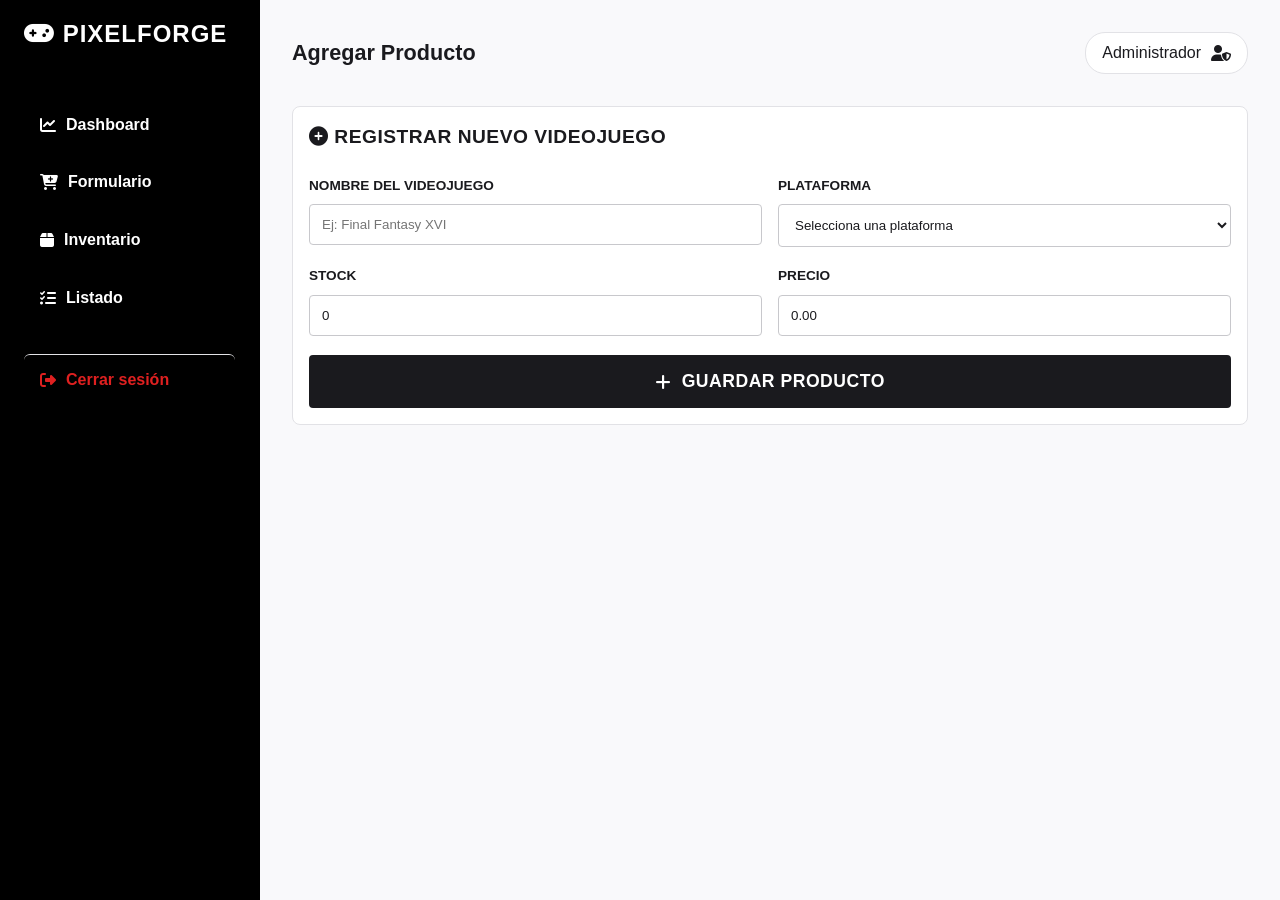
<file: agregar-producto.html>
<!DOCTYPE html>
<html lang="es">
<head>
    <meta charset="UTF-8">
    <meta name="viewport" content="width=device-width, initial-scale=1.0">
    <title>Agregar Producto - PixelForge Games</title>
    <link rel="stylesheet" href="https://cdnjs.cloudflare.com/ajax/libs/font-awesome/6.5.2/css/all.min.css">
    <link rel="stylesheet" href="css/styles.css">
</head>
<body>
    <div class="contenedor-dashboard">
        <div class="superposicion-movil" id="superposicion-movil"></div>

        <aside class="barra-lateral">
            <button type="button" class="boton-cerrar-barra" aria-label="Cerrar menú">
                <i class="fa-solid fa-xmark"></i>
            </button>
            <div class="logotipo">
                <h2><i class="fa-solid fa-gamepad"></i> PixelForge</h2>
            </div>
            <nav class="menu">
                <ul>
                    <li><a href="dashboard.html"><i class="fa-solid fa-chart-line"></i> Dashboard</a></li>
                    <li><a href="formulario.html"><i class="fa-solid fa-cart-plus"></i> Formulario</a></li>
                    <li><a href="inventario.html"><i class="fa-solid fa-box"></i> Inventario</a></li>
                    <li><a href="listado.html"><i class="fa-solid fa-list-check"></i> Listado</a></li>
                    <li><a href="index.html" class="enlace-salida"><i class="fa-solid fa-right-from-bracket"></i> Cerrar sesión</a></li>
                </ul>
            </nav>
        </aside>

        <main class="contenido-principal">
            <header class="encabezado-principal">
                <div style="display: flex; align-items: center; gap: 15px;">
                    <button type="button" id="toggle-sidebar" class="boton-hamburguesa" aria-label="Abrir menú de navegación">
                        <i class="fa-solid fa-bars"></i>
                    </button>
                    <h1>Agregar Producto</h1>
                </div>
                <div class="perfil-usuario">
                    <span>Administrador</span>
                    <i class="fa-solid fa-user-shield"></i>
                </div>
            </header>

            <section class="panel-tarjeta">
                <h2><i class="fa-solid fa-circle-plus"></i> Registrar nuevo videojuego</h2>
                <form id="new-product-form">
                    <div class="cuadricula-formulario-2">
                        <div class="grupo-formulario">
                            <label for="product-name">Nombre del videojuego</label>
                            <input type="text" id="product-name" name="name" placeholder="Ej: Final Fantasy XVI" required>
                        </div>
                        <div class="grupo-formulario">
                            <label for="product-platform">Plataforma</label>
                            <select id="product-platform" name="platform" required>
                                <option value="">Selecciona una plataforma</option>
                                <option value="PS5">PS5</option>
                                <option value="Xbox Series X|S">Xbox Series X|S</option>
                                <option value="Switch">Switch</option>
                                <option value="PC">PC</option>
                            </select>
                        </div>
                    </div>

                    <div class="cuadricula-formulario-3">
                        <div class="grupo-formulario">
                            <label for="product-stock">Stock</label>
                            <input type="number" id="product-stock" name="stock" min="0" value="0" required>
                        </div>
                        <div class="grupo-formulario">
                            <label for="product-price">Precio</label>
                            <input type="number" id="product-price" name="price" min="0" step="0.01" value="0.00" required>
                        </div>
                    </div>

                    <button type="submit" class="boton-enviar boton-grande">
                        <i class="fa-solid fa-plus"></i> Guardar producto
                    </button>
                </form>
            </section>
        </main>
    </div>

    <script src="js/menu.js" defer></script>
    <script>
        document.addEventListener('DOMContentLoaded', () => {
            const form = document.getElementById('new-product-form');
            if (!form) return;

            const params = new URLSearchParams(window.location.search);
            const editingIndex = params.get('editar');
            const title = document.querySelector('.contenido-principal h1');

            if (title && editingIndex !== null) {
                title.textContent = 'Editar Producto';
            }

            if (editingIndex !== null) {
                const savedProducts = JSON.parse(localStorage.getItem('products') || '[]');
                const product = savedProducts[Number(editingIndex)];

                if (product) {
                    document.getElementById('product-name').value = product.name || '';
                    document.getElementById('product-platform').value = product.platform || '';
                    document.getElementById('product-stock').value = product.stock || 0;
                    document.getElementById('product-price').value = product.price || 0;

                    const submitButton = form.querySelector('button[type="submit"]');
                    if (submitButton) {
                        submitButton.innerHTML = '<i class="fa-solid fa-pen"></i> Guardar cambios';
                    }
                }
            }

            form.addEventListener('submit', (event) => {
                event.preventDefault();
                const formData = new FormData(form);
                const name = (formData.get('name') || '').toString().trim();
                const platform = (formData.get('platform') || '').toString().trim();
                const stock = Number(formData.get('stock') || 0);
                const price = Number(formData.get('price') || 0);

                if (!name || !platform) return;

                const product = {
                    name,
                    platform,
                    stock,
                    price
                };

                const saved = JSON.parse(localStorage.getItem('products') || '[]');
                if (editingIndex !== null && !Number.isNaN(Number(editingIndex)) && saved[Number(editingIndex)]) {
                    saved[Number(editingIndex)] = product;
                } else {
                    saved.push(product);
                }

                localStorage.setItem('products', JSON.stringify(saved));

                form.reset();
                document.getElementById('product-stock').value = 0;
                document.getElementById('product-price').value = '0.00';

                window.location.href = 'inventario.html';
            });
        });
    </script>
</body>
</html>
</file>
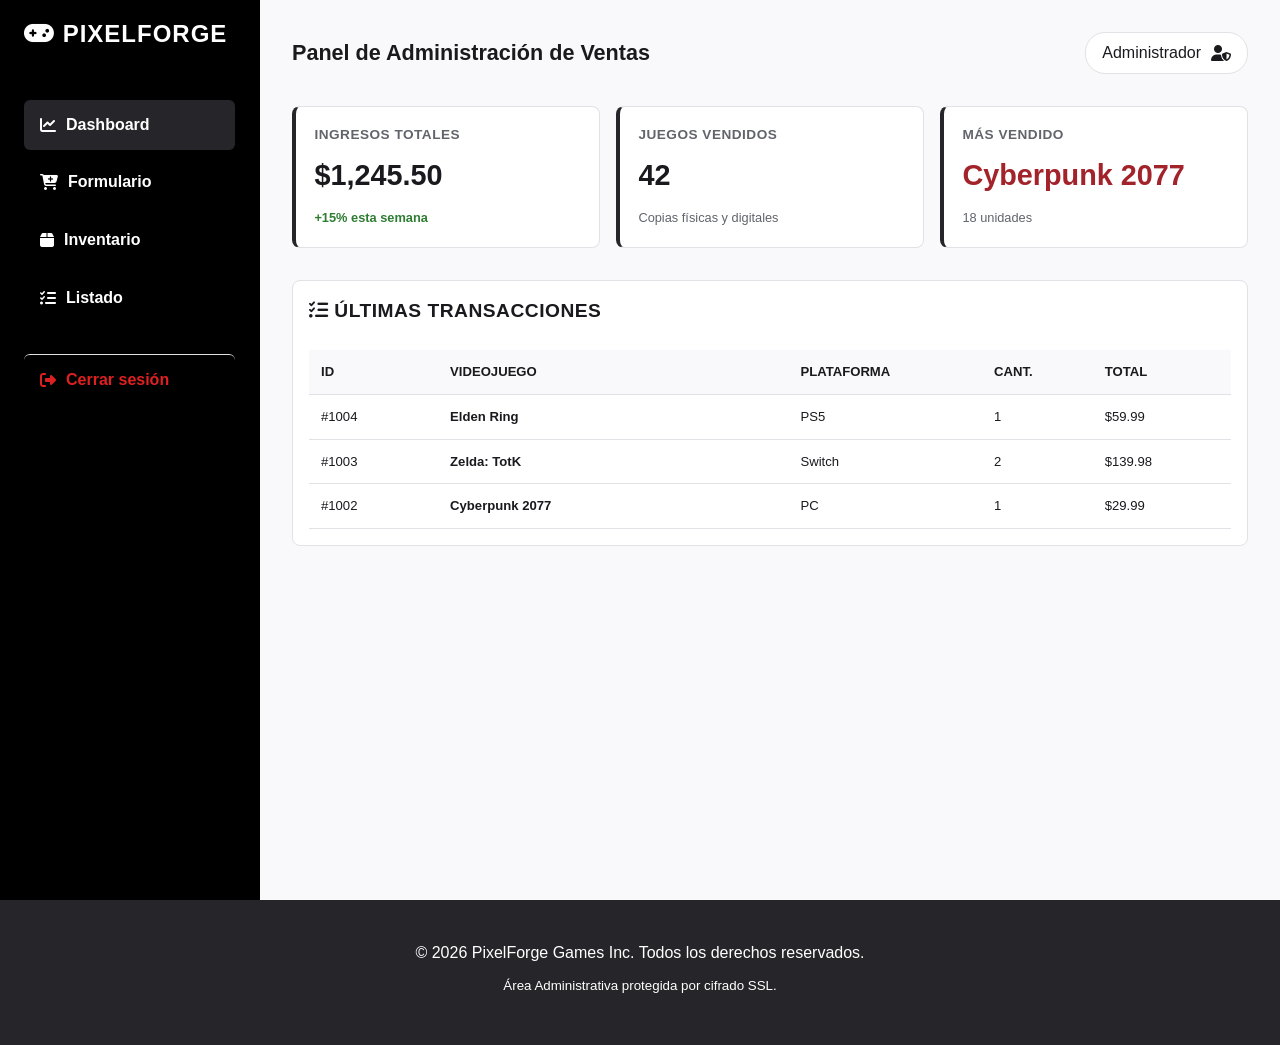
<file: dashboard.html>
<!DOCTYPE html>
<html lang="es">
<head>
    <meta charset="UTF-8">
    <meta name="viewport" content="width=device-width, initial-scale=1.0">
    <title>Dashboard de Ventas - PixelForge Games</title>
    <link rel="stylesheet" href="https://cdnjs.cloudflare.com/ajax/libs/font-awesome/6.5.2/css/all.min.css">
    <link rel="stylesheet" href="css/styles.css">
</head>
<body>

    <!-- Contenedor Principal (Layout con Sidebar) -->
    <div class="contenedor-dashboard">
        <div class="superposicion-movil" id="superposicion-movil"></div>
        
        <!-- Barra Lateral de Navegación -->
        <aside class="barra-lateral">
            <button type="button" class="boton-cerrar-barra" aria-label="Cerrar menú">
                <i class="fa-solid fa-xmark"></i>
            </button>
            <div class="logotipo">
                <h2><i class="fa-solid fa-gamepad"></i> PixelForge</h2>
            </div>
            <nav class="menu">
                <ul>
                    <li><a href="dashboard.html" class="activo"><i class="fa-solid fa-chart-line"></i> Dashboard</a></li>
                    <li><a href="formulario.html"><i class="fa-solid fa-cart-plus"></i> Formulario</a></li>
                    <li><a href="inventario.html"><i class="fa-solid fa-box"></i> Inventario</a></li>
                    <li><a href="listado.html"><i class="fa-solid fa-list-check"></i> Listado</a></li>
                    <li><a href="index.html" class="enlace-salida"><i class="fa-solid fa-right-from-bracket"></i> Cerrar sesión</a></li>
                </ul>
            </nav>
        </aside>

        <!-- Contenido Principal -->
        <main class="contenido-principal">
            <header class="encabezado-principal">
                <div style="display: flex; align-items: center; gap: 15px;">
                    <button type="button" id="toggle-sidebar" class="boton-hamburguesa" aria-label="Abrir menú de navegación">
                        <i class="fa-solid fa-bars"></i>
                    </button>
                    <h1>Panel de Administración de Ventas</h1>
                </div>
                <div class="perfil-usuario">
                    <span>Administrador</span>
                    <i class="fa-solid fa-user-shield"></i>
                </div>
            </header>

            <!-- Tarjetas de Estadísticas Rápidas -->
            <section class="cuadricula-estadisticas">
                <div class="tarjeta-estadistica">
                    <h3>Ingresos Totales</h3>
                    <p class="valor-estadistica">$1,245.50</p>
                    <span class="cambio-estadistica positivo">+15% esta semana</span>
                </div>
                <div class="tarjeta-estadistica">
                    <h3>Juegos Vendidos</h3>
                    <p class="valor-estadistica">42</p>
                    <span class="cambio-estadistica">Copias físicas y digitales</span>
                </div>
                <div class="tarjeta-estadistica">
                    <h3>Más Vendido</h3>
                    <p class="valor-estadistica texto-cyber">Cyberpunk 2077</p>
                    <span class="cambio-estadistica">18 unidades</span>
                </div>
            </section>

            <!-- Historial reciente de ventas -->
            <div class="cuadricula-gestion">
                <!-- Tabla de Historial de Ventas -->
                <section class="panel-tarjeta contenedor-tabla-ventas transacciones-dashboard">
                    <h2><i class="fa-solid fa-list-check"></i> Últimas Transacciones</h2>
                    <div class="envoltorio-tabla">
                        <table class="tabla-ventas">
                            <thead>
                                <tr>
                                    <th scope="col">ID</th>
                                    <th scope="col">Videojuego</th>
                                    <th scope="col">Plataforma</th>
                                    <th scope="col">Cant.</th>
                                    <th scope="col">Total</th>
                                </tr>
                            </thead>
                            <tbody>
                                <tr>
                                    <td>#1004</td>
                                    <td><strong>Elden Ring</strong></td>
                                    <td><span class="badge ps5">PS5</span></td>
                                    <td>1</td>
                                    <td>$59.99</td>
                                </tr>
                                <tr>
                                    <td>#1003</td>
                                    <td><strong>Zelda: TotK</strong></td>
                                    <td><span class="badge switch">Switch</span></td>
                                    <td>2</td>
                                    <td>$139.98</td>
                                </tr>
                                <tr>
                                    <td>#1002</td>
                                    <td><strong>Cyberpunk 2077</strong></td>
                                    <td><span class="badge pc">PC</span></td>
                                    <td>1</td>
                                    <td>$29.99</td>
                                </tr>
                            </tbody>
                        </table>
                    </div>
                </section>

            </div>
        </main>
    </div>

    <footer class="pie-publico">
        <p>&copy; 2026 PixelForge Games Inc. Todos los derechos reservados.</p>
        <p><small>Área Administrativa protegida por cifrado SSL.</small></p>
    </footer>

    <script src="js/menu.js" defer></script>
</body>
</html>
</file>
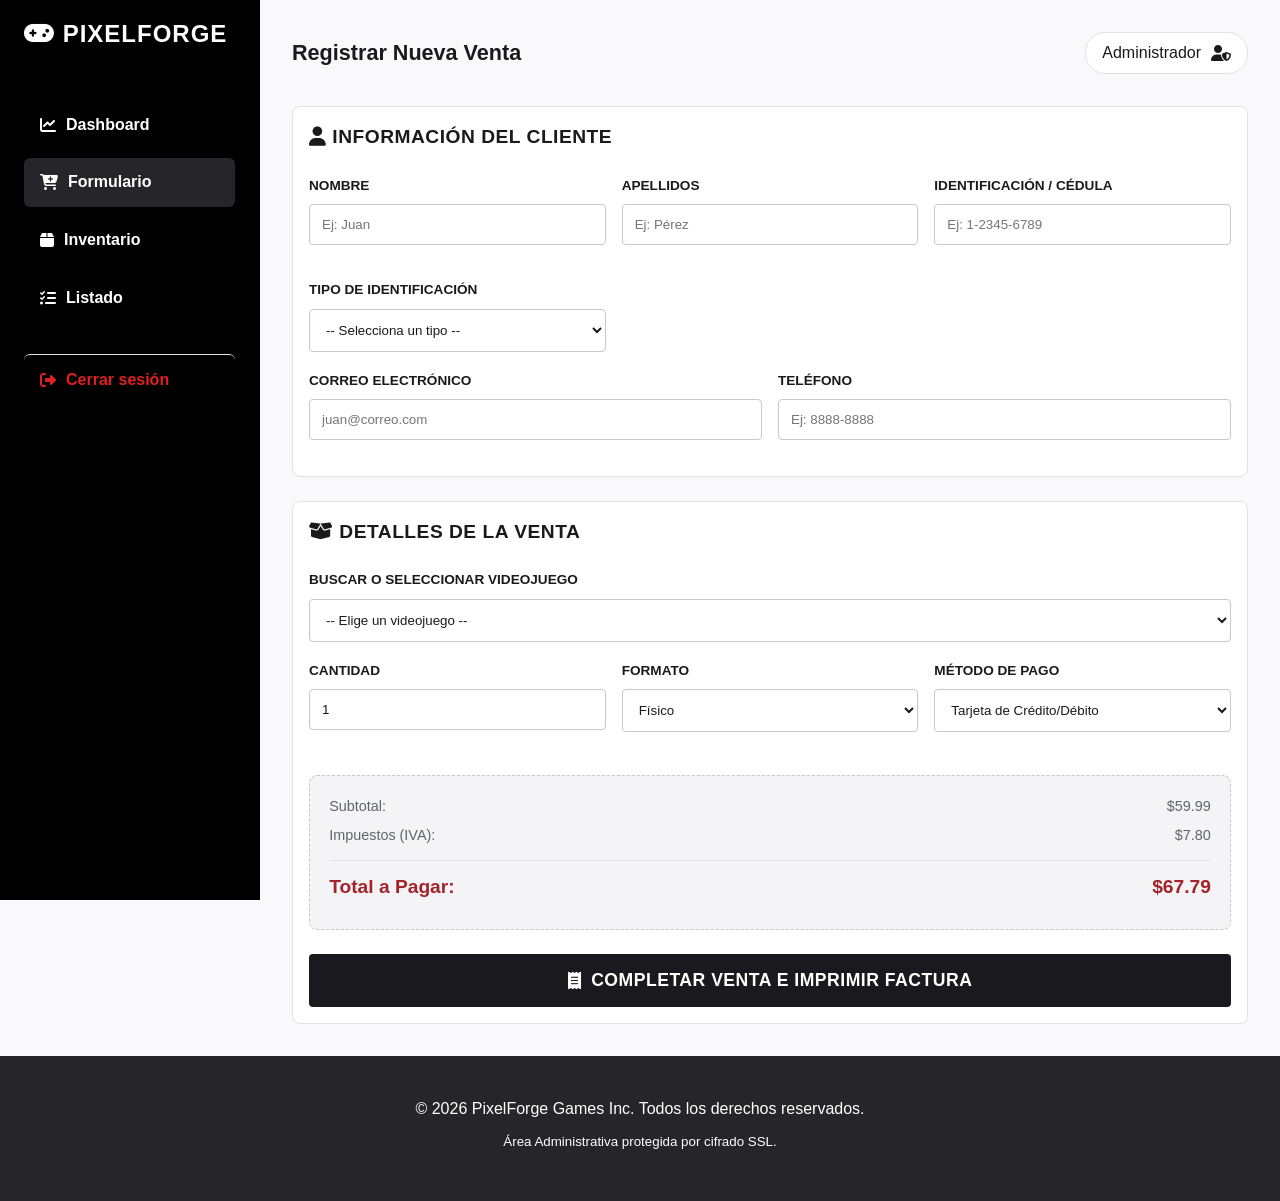
<file: formulario.html>
<!DOCTYPE html>
<html lang="es">
<head>
    <meta charset="UTF-8">
    <meta name="viewport" content="width=device-width, initial-scale=1.0">
    <title>Registrar Pedido - PixelForge Games</title>
    <link rel="stylesheet" href="https://cdnjs.cloudflare.com/ajax/libs/font-awesome/6.5.2/css/all.min.css">
    <link rel="stylesheet" href="css/styles.css">
</head>
<body>

    <div class="contenedor-dashboard">
        <div class="superposicion-movil" id="superposicion-movil"></div>
        
        <!-- Barra Lateral de Navegación (Izquierda) -->
        <aside class="barra-lateral">
            <button type="button" class="boton-cerrar-barra" aria-label="Cerrar menú">
                <i class="fa-solid fa-xmark"></i>
            </button>
            <div class="logotipo">
                <h2><i class="fa-solid fa-gamepad"></i> PixelForge</h2>
            </div>
            <nav class="menu">
                <ul>
                    <li><a href="dashboard.html"><i class="fa-solid fa-chart-line"></i> Dashboard</a></li>
                    <li><a href="formulario.html" class="activo"><i class="fa-solid fa-cart-plus"></i> Formulario</a></li>
                    <li><a href="inventario.html"><i class="fa-solid fa-box"></i> Inventario</a></li>
                    <li><a href="listado.html"><i class="fa-solid fa-list-check"></i> Listado</a></li>
                    <li><a href="index.html" class="enlace-salida"><i class="fa-solid fa-right-from-bracket"></i> Cerrar sesión</a></li>
                </ul>
            </nav>
        </aside>

        <!-- Contenido Principal -->
        <main class="contenido-principal">
            <header class="encabezado-principal">
                <div style="display: flex; align-items: center; gap: 15px;">
                    <button type="button" id="toggle-sidebar" class="boton-hamburguesa" aria-label="Abrir menú de navegación">
                        <i class="fa-solid fa-bars"></i>
                    </button>
                    <h1>Registrar Nueva Venta</h1>
                </div>
                <div class="perfil-usuario">
                    <span>Administrador</span>
                    <i class="fa-solid fa-user-shield"></i>
                </div>
            </header>

            <!-- Formulario Dividido en Secciones -->
            <form class="contenedor-formulario-venta">
                
                <!-- BLOQUE 1: DATOS DEL CLIENTE -->
                <section class="panel-tarjeta">
                    <h2><i class="fa-solid fa-user"></i> Información del Cliente</h2>
                    <div class="cuadricula-formulario-2">
                        <div class="grupo-formulario">
                            <label for="client-name">Nombre</label>
                            <input type="text" id="client-name" name="nombre" autocomplete="given-name" placeholder="Ej: Juan" required>
                        </div>
                        <div class="grupo-formulario">
                            <label for="client-last-name">Apellidos</label>
                            <input type="text" id="client-last-name" name="apellidos" autocomplete="family-name" placeholder="Ej: Pérez" required>
                        </div>
                        <div class="grupo-formulario">
                            <label for="client-id">Identificación / Cédula</label>
                            <input type="text" id="client-id" name="identificacion" autocomplete="off" placeholder="Ej: 1-2345-6789" required>
                        </div>
                        <div class="grupo-formulario">
                            <label for="identification-type">Tipo de Identificación</label>
                            <select id="identification-type" required>
                                <option value="">-- Selecciona un tipo --</option>
                                <option value="cedula-fisica">Cédula física</option>
                                <option value="cedula-juridica">Cédula jurídica</option>
                                <option value="dimex">DIMEX</option>
                                <option value="pasaporte">Pasaporte</option>
                            </select>
                        </div>
                    </div>

                    <div class="cuadricula-formulario-2">
                        <div class="grupo-formulario">
                            <label for="client-email">Correo Electrónico</label>
                            <input type="email" id="client-email" name="correo" autocomplete="email" placeholder="juan@correo.com" required>
                        </div>
                        <div class="grupo-formulario">
                            <label for="client-phone">Teléfono</label>
                            <input type="tel" id="client-phone" name="telefono" autocomplete="tel" placeholder="Ej: 8888-8888">
                        </div>
                    </div>
                </section>

                <!-- BLOQUE 2: DETALLES DE LO QUE SE VA A VENDER -->
                <section class="panel-tarjeta">
                    <h2><i class="fa-solid fa-box-open"></i> Detalles de la Venta</h2>
                    <div class="grupo-formulario">
                        <label for="game-search">Buscar o Seleccionar Videojuego</label>
                        <select id="game-search" required>
                            <option value="">-- Elige un videojuego --</option>
                            <option value="elden">Elden Ring (PS5) - $59.99</option>
                            <option value="zelda">Zelda: Tears of the Kingdom (Switch) - $69.99</option>
                            <option value="cyber">Cyberpunk 2077 (PC) - $29.99</option>
                            <option value="fifa">EA Sports FC 24 (Xbox Series X) - $49.99</option>
                        </select>
                    </div>

                    <div class="cuadricula-formulario-3">
                        <div class="grupo-formulario">
                            <label for="sale-quantity">Cantidad</label>
                            <input type="number" id="sale-quantity" min="1" value="1" required>
                        </div>
                        <div class="grupo-formulario">
                            <label for="sale-format">Formato</label>
                            <select id="sale-format">
                                <option value="fisico">Físico</option>
                                <option value="digital">Código Digital</option>
                            </select>
                        </div>
                        <div class="grupo-formulario">
                            <label for="payment-method">Método de Pago</label>
                            <select id="payment-method" required>
                                <option value="tarjeta">Tarjeta de Crédito/Débito</option>
                                <option value="efectivo">Efectivo</option>
                                <option value="transferencia">Sinpe Móvil / Transferencia</option>
                            </select>
                        </div>
                    </div>

                    <!-- Resumen de Costos Integrado -->
                    <div class="checkout-summary">
                        <div class="summary-row">
                            <span>Subtotal:</span>
                            <span>$59.99</span>
                        </div>
                        <div class="summary-row">
                            <span>Impuestos (IVA):</span>
                            <span>$7.80</span>
                        </div>
                        <div class="summary-row total">
                            <span>Total a Pagar:</span>
                            <span>$67.79</span>
                        </div>
                    </div>

                    <button type="submit" class="boton-enviar boton-grande">
                        <i class="fa-solid fa-receipt"></i> Completar Venta e Imprimir Factura
                    </button>
                </section>

            </form>
        </main>
    </div>

    <footer class="pie-publico">
        <p>&copy; 2026 PixelForge Games Inc. Todos los derechos reservados.</p>
        <p><small>Área Administrativa protegida por cifrado SSL.</small></p>
    </footer>

    <script src="js/menu.js" defer></script>
</body>
</html>
</file>
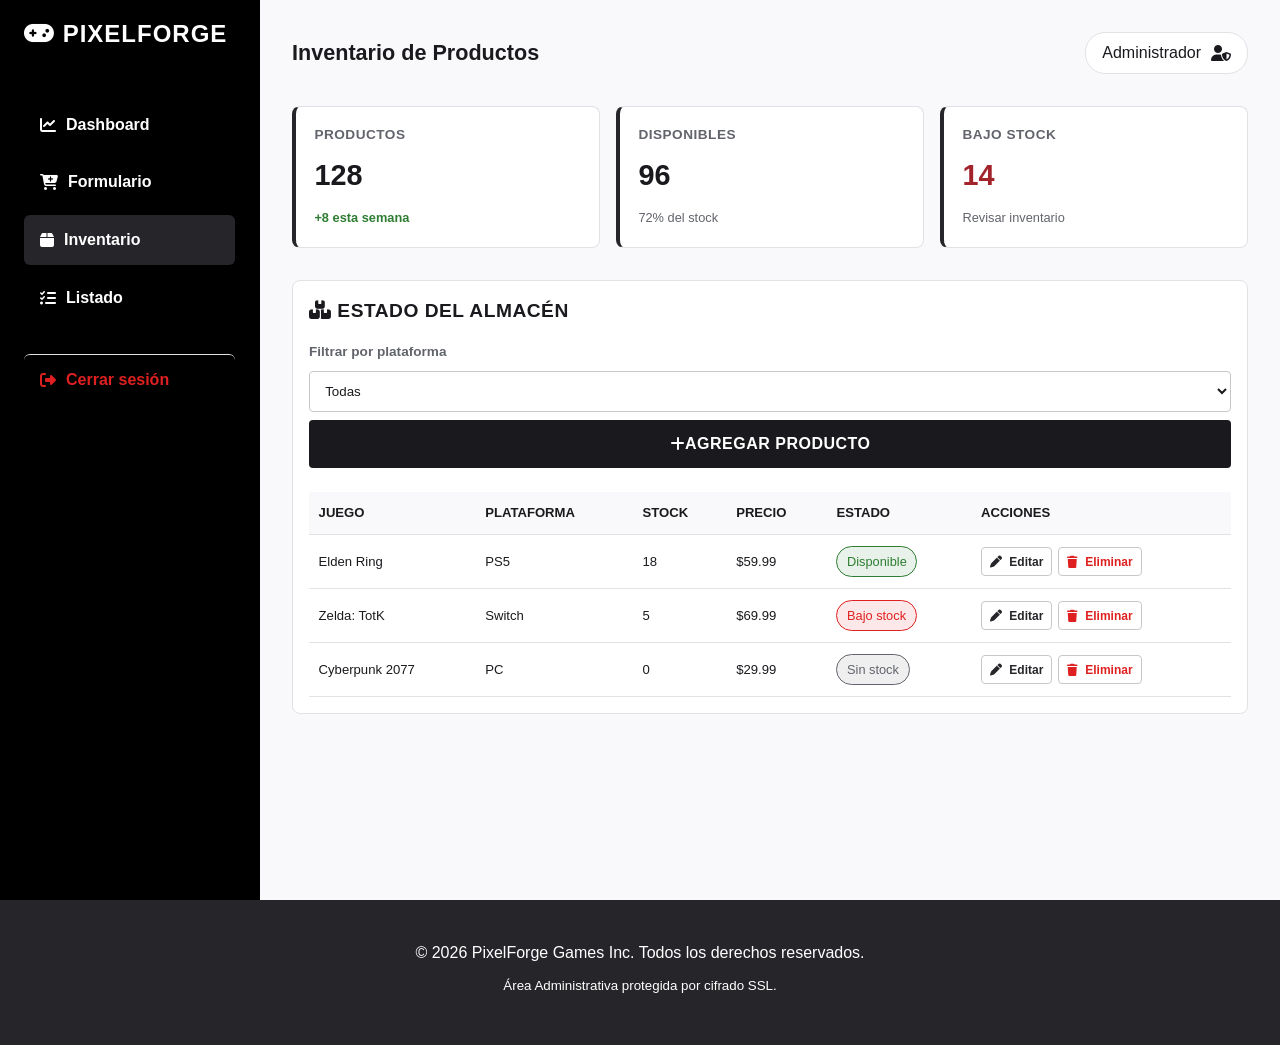
<file: inventario.html>
<!DOCTYPE html>
<html lang="es">
<head>
    <meta charset="UTF-8">
    <meta name="viewport" content="width=device-width, initial-scale=1.0">
    <title>Inventario - PixelForge Games</title>
    <link rel="stylesheet" href="https://cdnjs.cloudflare.com/ajax/libs/font-awesome/6.5.2/css/all.min.css">
    <link rel="stylesheet" href="css/styles.css">
</head>
<body>
    <div class="contenedor-dashboard">
        <div class="superposicion-movil" id="superposicion-movil"></div>
        <aside class="barra-lateral">
            <button type="button" class="boton-cerrar-barra" aria-label="Cerrar menú">
                <i class="fa-solid fa-xmark"></i>
            </button>
            <div class="logotipo">
                <h2><i class="fa-solid fa-gamepad"></i> PixelForge</h2>
            </div>
            <nav class="menu">
                <ul>
                    <li><a href="dashboard.html"><i class="fa-solid fa-chart-line"></i> Dashboard</a></li>
                    <li><a href="formulario.html"><i class="fa-solid fa-cart-plus"></i> Formulario</a></li>
                    <li><a href="inventario.html" class="activo"><i class="fa-solid fa-box"></i> Inventario</a></li>
                    <li><a href="listado.html"><i class="fa-solid fa-list-check"></i> Listado</a></li>
                    <li><a href="index.html" class="enlace-salida"><i class="fa-solid fa-right-from-bracket"></i> Cerrar sesión</a></li>
                </ul>
            </nav>
        </aside>

        <main class="contenido-principal">
            <header class="encabezado-principal">
                <div style="display: flex; align-items: center; gap: 15px;">
                    <button type="button" id="toggle-sidebar" class="boton-hamburguesa" aria-label="Abrir menú de navegación">
                        <i class="fa-solid fa-bars"></i>
                    </button>
                    <h1>Inventario de Productos</h1>
                </div>
                <div class="perfil-usuario">
                    <span>Administrador</span>
                    <i class="fa-solid fa-user-shield"></i>
                </div>
            </header>

            <section class="cuadricula-estadisticas">
                <div class="tarjeta-estadistica">
                    <h3>Productos</h3>
                    <p class="valor-estadistica">128</p>
                    <span class="cambio-estadistica positivo">+8 esta semana</span>
                </div>
                <div class="tarjeta-estadistica">
                    <h3>Disponibles</h3>
                    <p class="valor-estadistica">96</p>
                    <span class="cambio-estadistica">72% del stock</span>
                </div>
                <div class="tarjeta-estadistica">
                    <h3>Bajo Stock</h3>
                    <p class="valor-estadistica texto-cyber">14</p>
                    <span class="cambio-estadistica">Revisar inventario</span>
                </div>
            </section>

            <section class="panel-tarjeta">
                <div style="display: flex; justify-content: space-between; align-items: center; gap: 1rem; flex-wrap: wrap; margin-bottom: 1.5rem;">
                    <h2 style="margin: 0;"><i class="fa-solid fa-boxes-stacked"></i> Estado del almacén</h2>
                    <div class="barra-herramientas-inventario">
                        <label for="filtro-plataforma">Filtrar por plataforma</label>
                        <select id="filtro-plataforma" class="filtro-plataforma">
                            <option value="all">Todas</option>
                            <option value="PS5">PS5</option>
                            <option value="Switch">Switch</option>
                            <option value="PC">PC</option>
                        </select>
                        <a href="agregar-producto.html" class="boton-enviar" style="width: auto; text-decoration: none; display: inline-flex; align-items: center; justify-content: center; padding: 0.75rem 1.2rem;">
                            <i class="fa-solid fa-plus"></i> Agregar producto
                        </a>
                    </div>
                </div>
                <div class="envoltorio-tabla">
                    <table class="tabla-ventas">
                        <thead>
                            <tr>
                                <th scope="col">Juego</th>
                                <th scope="col">Plataforma</th>
                                <th scope="col">Stock</th>
                                <th scope="col">Precio</th>
                                <th scope="col">Estado</th>
                                <th scope="col">Acciones</th>
                            </tr>
                        </thead>
                        <tbody id="inventory-table-body">
                            <tr>
                                <td>Elden Ring</td>
                                <td>PS5</td>
                                <td>18</td>
                                <td>$59.99</td>
                                <td><span class="indicador-estado disponible">Disponible</span></td>
                                <td>
                                    <div class="fila-acciones">
                                        <button type="button" class="boton-accion editar" data-index="-1" aria-label="Editar producto"><i class="fa-solid fa-pen"></i> Editar</button>
                                        <button type="button" class="boton-accion eliminar" data-index="-1" aria-label="Eliminar producto"><i class="fa-solid fa-trash"></i> Eliminar</button>
                                    </div>
                                </td>
                            </tr>
                            <tr>
                                <td>Zelda: TotK</td>
                                <td>Switch</td>
                                <td>5</td>
                                <td>$69.99</td>
                                <td><span class="indicador-estado stock-bajo">Bajo stock</span></td>
                                <td>
                                    <div class="fila-acciones">
                                        <button type="button" class="boton-accion editar" data-index="-1" aria-label="Editar producto"><i class="fa-solid fa-pen"></i> Editar</button>
                                        <button type="button" class="boton-accion eliminar" data-index="-1" aria-label="Eliminar producto"><i class="fa-solid fa-trash"></i> Eliminar</button>
                                    </div>
                                </td>
                            </tr>
                            <tr>
                                <td>Cyberpunk 2077</td>
                                <td>PC</td>
                                <td>0</td>
                                <td>$29.99</td>
                                <td><span class="indicador-estado sin-stock">Sin stock</span></td>
                                <td>
                                    <div class="fila-acciones">
                                        <button type="button" class="boton-accion editar" data-index="-1" aria-label="Editar producto"><i class="fa-solid fa-pen"></i> Editar</button>
                                        <button type="button" class="boton-accion eliminar" data-index="-1" aria-label="Eliminar producto"><i class="fa-solid fa-trash"></i> Eliminar</button>
                                    </div>
                                </td>
                            </tr>
                        </tbody>
                    </table>
                </div>
            </section>
        </main>
    </div>

    <footer class="pie-publico">
        <p>&copy; 2026 PixelForge Games Inc. Todos los derechos reservados.</p>
        <p><small>Área Administrativa protegida por cifrado SSL.</small></p>
    </footer>

    <script src="js/menu.js" defer></script>
    <script>
        document.addEventListener('DOMContentLoaded', () => {
            const tableBody = document.getElementById('inventory-table-body');
            const platformFilter = document.getElementById('filtro-plataforma');
            if (!tableBody) return;

            const defaultProducts = [
                { name: 'Elden Ring', platform: 'PS5', stock: 18, price: 59.99 },
                { name: 'Zelda: TotK', platform: 'Switch', stock: 5, price: 69.99 },
                { name: 'Cyberpunk 2077', platform: 'PC', stock: 0, price: 29.99 }
            ];

            const storedProducts = JSON.parse(localStorage.getItem('products') || '[]');
            if (!storedProducts.length) {
                localStorage.setItem('products', JSON.stringify(defaultProducts));
            }

            function renderInventory() {
                const savedProducts = JSON.parse(localStorage.getItem('products') || '[]');
                tableBody.innerHTML = '';

                const productsToRender = savedProducts.length > 0 ? savedProducts : defaultProducts;
                const selectedPlatform = platformFilter ? platformFilter.value : 'all';

                productsToRender.forEach((product, index) => {
                    if (selectedPlatform !== 'all' && product.platform !== selectedPlatform) return;

                    const stock = Number(product.stock || 0);
                    const price = Number(product.price || 0);
                    const statusClass = stock === 0 ? 'sin-stock' : stock <= 5 ? 'stock-bajo' : 'disponible';
                    const statusText = stock === 0 ? 'Sin stock' : stock <= 5 ? 'Bajo stock' : 'Disponible';

                    const row = document.createElement('tr');
                    row.innerHTML = `
                        <td>${product.name}</td>
                        <td>${product.platform}</td>
                        <td>${stock}</td>
                        <td>$${price.toFixed(2)}</td>
                        <td><span class="indicador-estado ${statusClass}">${statusText}</span></td>
                        <td>
                            <div class="fila-acciones">
                                <button type="button" class="boton-accion editar" data-index="${index}" aria-label="Editar producto"><i class="fa-solid fa-pen"></i> Editar</button>
                                <button type="button" class="boton-accion eliminar" data-index="${index}" aria-label="Eliminar producto"><i class="fa-solid fa-trash"></i> Eliminar</button>
                            </div>
                        </td>
                    `;

                    tableBody.appendChild(row);
                });
            }

            tableBody.addEventListener('click', (event) => {
                const targetButton = event.target.closest('button');
                if (!targetButton) return;

                const index = Number(targetButton.dataset.index);

                if (targetButton.classList.contains('eliminar')) {
                    const savedProducts = JSON.parse(localStorage.getItem('products') || '[]');
                    savedProducts.splice(index, 1);
                    localStorage.setItem('products', JSON.stringify(savedProducts));
                    renderInventory();
                    return;
                }

                if (targetButton.classList.contains('editar')) {
                    window.location.href = `agregar-producto.html?editar=${index}`;
                }
            });

            if (platformFilter) {
                platformFilter.addEventListener('change', renderInventory);
            }

            renderInventory();
        });
    </script>
</body>
</html>
</file>
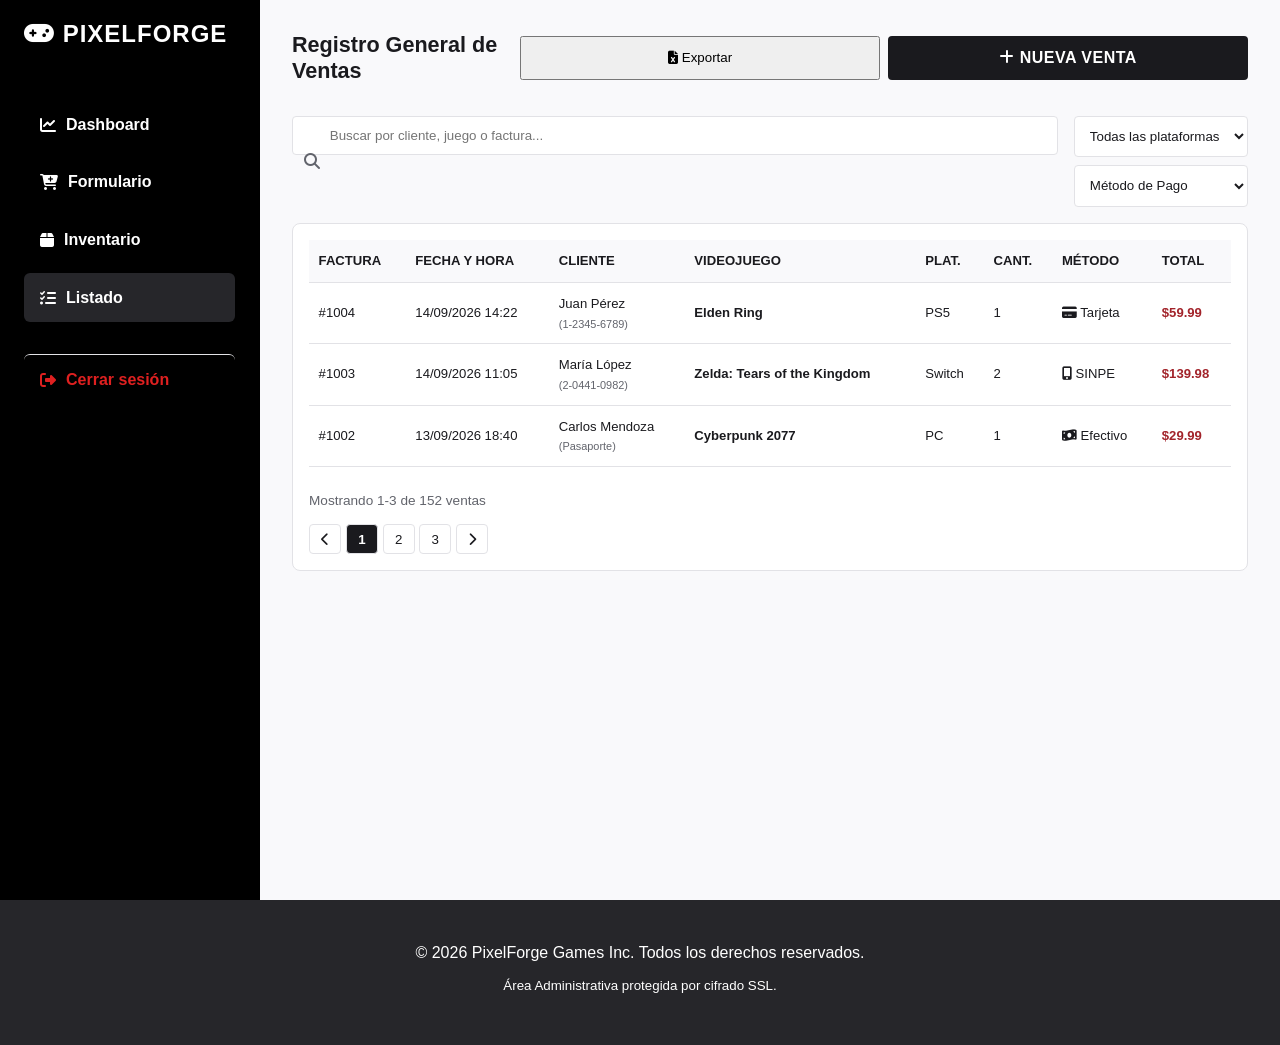
<file: listado.html>
<!DOCTYPE html>
<html lang="es">
<head>
    <meta charset="UTF-8">
    <meta name="viewport" content="width=device-width, initial-scale=1.0">
    <title>Historial Global de Ventas - PixelForge Games</title>
    <link rel="stylesheet" href="https://cdnjs.cloudflare.com/ajax/libs/font-awesome/6.5.2/css/all.min.css">
    <link rel="stylesheet" href="css/styles.css">
</head>
<body>

    <div class="contenedor-dashboard">
        <div class="superposicion-movil" id="superposicion-movil"></div>
        
        <!-- Barra Lateral de Navegación -->
        <aside class="barra-lateral">
            <button type="button" class="boton-cerrar-barra" aria-label="Cerrar menú">
                <i class="fa-solid fa-xmark"></i>
            </button>
            <div class="logotipo">
                <h2><i class="fa-solid fa-gamepad"></i> PixelForge</h2>
            </div>
            <nav class="menu">
                <ul>
                    <li><a href="dashboard.html"><i class="fa-solid fa-chart-line"></i> Dashboard</a></li>
                    <li><a href="formulario.html"><i class="fa-solid fa-cart-plus"></i> Formulario</a></li>
                    <li><a href="inventario.html"><i class="fa-solid fa-box"></i> Inventario</a></li>
                    <li><a href="listado.html" class="activo"><i class="fa-solid fa-list-check"></i> Listado</a></li>
                    <li><a href="index.html" class="enlace-salida"><i class="fa-solid fa-right-from-bracket"></i> Cerrar sesión</a></li>
                </ul>
            </nav>
        </aside>

        <!-- Contenido Principal -->
        <main class="contenido-principal">
            <header class="encabezado-principal">
                <div style="display: flex; align-items: center; gap: 15px;">
                    <button type="button" id="toggle-sidebar" class="boton-hamburguesa" aria-label="Abrir menú de navegación">
                        <i class="fa-solid fa-bars"></i>
                    </button>
                    <h1>Registro General de Ventas</h1>
                </div>
                <div class="botones-accion">
                    <button class="boton-secundario"><i class="fa-solid fa-file-excel"></i> Exportar</button>
                    <a href="formulario.html" class="boton-enviar" style="text-decoration: none; padding: 0.6rem 1.2rem;"><i class="fa-solid fa-plus"></i> Nueva Venta</a>
                </div>
            </header>

            <!-- Barra de Filtros y Búsqueda -->
            <section class="panel-filtros">
                <div class="caja-busqueda">
                    <i class="fa-solid fa-magnifying-glass"></i>
                    <input type="text" placeholder="Buscar por cliente, juego o factura...">
                </div>
                <div class="opciones-filtro">
                    <select>
                        <option value="">Todas las plataformas</option>
                        <option value="ps5">PS5</option>
                        <option value="xbox">Xbox Series</option>
                        <option value="switch">Nintendo Switch</option>
                        <option value="pc">PC</option>
                    </select>
                    <select>
                        <option value="">Método de Pago</option>
                        <option value="tarjeta">Tarjeta</option>
                        <option value="efectivo">Efectivo</option>
                        <option value="sinpe">SINPE / Transf.</option>
                    </select>
                </div>
            </section>

            <!-- Tabla Principal de Registros -->
            <section class="panel-tarjeta contenedor-tabla-completo">
                <div class="envoltorio-tabla">
                    <table class="tabla-ventas tabla-dinamica">
                        <thead>
                            <tr>
                                <th scope="col">Factura</th>
                                <th scope="col">Fecha y Hora</th>
                                <th scope="col">Cliente</th>
                                <th scope="col">Videojuego</th>
                                <th scope="col">Plat.</th>
                                <th scope="col">Cant.</th>
                                <th scope="col">Método</th>
                                <th scope="col">Total</th>
                            </tr>
                        </thead>
                        <tbody>
                            <tr>
                                <td>#1004</td>
                                <td>14/09/2026 14:22</td>
                                <td>Juan Pérez <small>(1-2345-6789)</small></td>
                                <td><strong>Elden Ring</strong></td>
                                <td><span class="badge ps5">PS5</span></td>
                                <td>1</td>
                                <td><i class="fa-solid fa-credit-card"></i> Tarjeta</td>
                                <td class="texto-exito">$59.99</td>
                            </tr>
                            <tr>
                                <td>#1003</td>
                                <td>14/09/2026 11:05</td>
                                <td>María López <small>(2-0441-0982)</small></td>
                                <td><strong>Zelda: Tears of the Kingdom</strong></td>
                                <td><span class="badge switch">Switch</span></td>
                                <td>2</td>
                                <td><i class="fa-solid fa-mobile-screen-button"></i> SINPE</td>
                                <td class="texto-exito">$139.98</td>
                            </tr>
                            <tr>
                                <td>#1002</td>
                                <td>13/09/2026 18:40</td>
                                <td>Carlos Mendoza <small>(Pasaporte)</small></td>
                                <td><strong>Cyberpunk 2077</strong></td>
                                <td><span class="badge pc">PC</span></td>
                                <td>1</td>
                                <td><i class="fa-solid fa-money-bill-wave"></i> Efectivo</td>
                                <td class="texto-exito">$29.99</td>
                            </tr>
                        </tbody>
                    </table>
                </div>

                <!-- Paginación inferior -->
                <div class="paginacion-tabla">
                    <span>Mostrando 1-3 de 152 ventas</span>
                    <div class="botones-paginacion">
                        <button disabled><i class="fa-solid fa-chevron-left"></i></button>
                        <button class="activo">1</button>
                        <button>2</button>
                        <button>3</button>
                        <button><i class="fa-solid fa-chevron-right"></i></button>
                    </div>
                </div>
            </section>
        </main>
    </div>

    <footer class="pie-publico">
        <p>&copy; 2026 PixelForge Games Inc. Todos los derechos reservados.</p>
        <p><small>Área Administrativa protegida por cifrado SSL.</small></p>
    </footer>

    <script src="js/menu.js" defer></script>
</body>
</html>
</file>
<file: css/styles.css>
:root {
    --bg-darker: #f9f9fb;
    --bg-dark: #ffffff;
    --bg-card: #f4f4f6;
    --text-main: #1a1a1e;
    --text-muted: #62646c;
    --accent-neon: #a2232a;
    --accent-cyber: #26262a;
    --danger: #df2020;
    --success: #2e7d32;
    --font-family: "Helvetica Neue", Arial, system-ui, sans-serif;
}

* {
    margin: 0;
    padding: 0;
    box-sizing: border-box;
}

body {
    background-color: var(--bg-darker);
    color: var(--text-main);
    font-family: var(--font-family);
    line-height: 1.5;
    overflow-x: hidden;
}

.contenedor-dashboard {
    display: flex;
    min-height: 100vh;
}

.barra-lateral {
    width: 260px;
    min-width: 260px;
    flex: 0 0 260px;
    background-color: #000000;
    padding: 2rem 1.5rem;
    display: flex;
    flex-direction: column;
    border-right: 1px solid #000000;
}

.barra-lateral .logotipo h2 {
    color: #ffffff;
    font-size: 1.5rem;
    margin-bottom: 3rem;
    font-weight: 700;
    text-transform: uppercase;
    letter-spacing: 1px;
}

.barra-lateral .menu ul {
    display: flex;
    flex-direction: column;
    gap: 0.5rem;
    list-style: none;
    margin: 0;
    padding: 0;
}

.barra-lateral .menu a {
    color: #ffffff;
    text-decoration: none;
    padding: 0.8rem 1rem;
    border-radius: 6px;
    transition: all 0.3s ease;
    display: flex;
    align-items: center;
    gap: 10px;
    font-weight: 600;
}

.barra-lateral .menu a:hover, 
.barra-lateral .menu a.activo {
    background-color: #26262a;
    color: #ffffff;
}

.barra-lateral .menu a.enlace-salida {
    margin-top: 1.5rem;
    color: var(--danger);
    border-top: 1px solid #e2e2e6;
}

.barra-lateral .menu a.enlace-salida:hover {
    background-color: var(--danger);
    color: #ffffff;
}
.contenido-principal {
    flex-grow: 1;
    padding: 2rem;
    background-color: var(--bg-darker);
}

.encabezado-principal {
    display: flex;
    justify-content: space-between;
    align-items: center;
    margin-bottom: 2rem;
}

.encabezado-principal h1 {
    font-size: 1.8rem;
    font-weight: 700;
}

.perfil-usuario {
    background-color: var(--bg-dark);
    padding: 0.5rem 1rem;
    border-radius: 20px;
    display: flex;
    align-items: center;
    gap: 10px;
    border: 1px solid #e2e2e6;
}

.barra-navegacion-publica {
    display: flex;
    justify-content: space-between;
    align-items: center;
    padding: 1.2rem 5%;
    background-color: #000000;
    border-bottom: 1px solid #000000;
    position: sticky;
    top: 0;
    z-index: 100;
}

.barra-navegacion-publica .logotipo h2 {
    color: #ffffff;
}

.navegacion-publica ul { 
    display: flex; 
    gap: 2rem; 
    list-style: none;
    margin: 0;
    padding: 0;
}

.navegacion-publica a { 
    color: #ffffff; 
    text-decoration: none; 
    font-weight: 600; 
    text-transform: uppercase; 
    font-size: 0.9rem; 
    transition: color 0.3s; 
}

.navegacion-publica a:hover { 
    color: var(--accent-neon); 
}

.boton-portal {
    background-color: var(--accent-neon);
    color: #ffffff;
    padding: 0.5rem 1rem;
    border-radius: 4px;
    text-decoration: none;
    font-size: 0.9rem;
    font-weight: bold;
    border: 1px solid var(--accent-neon);
    text-transform: uppercase;
    transition: all 0.3s;
}

.boton-portal:hover { 
    background-color: #000000; 
    color: #ffffff; 
    border-color: #ffffff;
}

.seccion-hero {
    padding: 8rem 5%;
    background: linear-gradient(rgba(0, 0, 0, 0.45), rgba(0, 0, 0, 0.65)), 
                url('../assets/images/background.webp');
    background-size: cover;
    background-position: center;
    background-repeat: no-repeat;
    text-align: center;
    display: flex;
    justify-content: center;
    border-radius: 4px;
}

.contenido-hero { 
    max-width: 800px; 
}

.etiqueta-hero { 
    color: #ffffff; 
    font-size: 0.9rem; 
    font-weight: bold; 
    text-transform: uppercase; 
    letter-spacing: 2px; 
    opacity: 0.9; 
}

.contenido-hero h1 { 
    font-size: 3rem; 
    margin: 1rem 0; 
    line-height: 1.2; 
    color: #ffffff; 
    font-weight: 700; 
}

.contenido-hero p { 
    color: #f4f4f6; 
    font-size: 1.1rem; 
    margin-bottom: 2rem; 
}

.botones-hero { 
    display: flex; 
    justify-content: center; 
    gap: 1rem; 
}
.seccion-compania { 
    padding: 5rem 5%; 
}

.seccion-compania.fondo-alterno { 
    background-color: #26262a; 
    border-top: 1px solid #26262a; 
    border-bottom: 1px solid #26262a; 
}

.seccion-compania.fondo-alterno .titulo-seccion h2,
.seccion-compania.fondo-alterno .titulo-seccion p {
    color: #ffffff;
}

.titulo-seccion { 
    text-align: center; 
    margin-bottom: 3.5rem; 
}

.titulo-seccion h2 { 
    font-size: 2rem; 
    margin-bottom: 0.5rem; 
    text-transform: uppercase; 
    letter-spacing: 0.5px; 
}

.titulo-seccion p { 
    color: var(--text-muted); 
}

.cuadricula-nosotros, .cuadricula-servicios, .exhibicion-productos {
    display: grid;
    grid-template-columns: repeat(auto-fit, minmax(280px, 1fr));
    gap: 2rem;
}

.tarjeta-nosotros, .elemento-servicio, .tarjeta-producto {
    background-color: var(--bg-dark);
    padding: 2.5rem 2rem;
    border-radius: 4px;
    text-align: center;
    border: 1px solid #e2e2e6;
    transition: transform 0.3s, border-color 0.3s;
}

.tarjeta-nosotros:hover, .elemento-servicio:hover, .tarjeta-producto:hover { 
    transform: translateY(-5px); 
    border-color: var(--accent-neon); 
}

.icono-inicio { 
    font-size: 2.5rem; 
    color: var(--accent-neon); 
    margin-bottom: 1.5rem; 
}

.tarjeta-nosotros h3, .elemento-servicio h4 { 
    margin-bottom: 1rem; 
    font-size: 1.3rem; 
    font-weight: 700; 
}

.tarjeta-nosotros p, .elemento-servicio p { 
    color: var(--text-muted); 
    font-size: 0.95rem; 
    line-height: 1.6; 
}

.elemento-servicio i { 
    font-size: 2rem; 
    margin-bottom: 1rem; 
    display: block; 
}

.tarjeta-producto {
    padding: 1.5rem;
    position: relative;
    display: flex;
    flex-direction: column;
    align-items: center;
}

.tarjeta-producto > img {
    width: 100%;
    max-width: 220px;
    height: 280px;
    object-fit: cover;
    border-radius: 4px;
    margin-bottom: 1rem;
    box-shadow: 0 8px 20px rgba(0, 0, 0, 0.08);
}

.imagen-producto {
    width: 100%;
    max-width: 220px;
    height: 280px;
    object-fit: cover;
    border-radius: 4px;
    margin-bottom: 1rem;
    box-shadow: 0 8px 20px rgba(0, 0, 0, 0.08);
    transition: transform 0.3s ease;
}

.tarjeta-producto:hover .imagen-producto {
    transform: translateY(-4px);
}

.tarjeta-producto h4 {
    margin-top: 0.5rem;
    margin-bottom: 0.5rem;
    font-size: 1.1rem;
    font-weight: 600;
}

.tarjeta-producto .precio {
    color: var(--accent-neon);
    font-weight: bold;
    font-size: 1.15rem;
}

.carrusel-productos {
    display: grid;
    grid-template-columns: auto minmax(0, 1fr) auto;
    align-items: center;
    gap: 1rem;
}

.carrusel-productos .exhibicion-productos {
    display: flex;
    gap: 2rem;
    overflow-x: auto;
    scroll-behavior: smooth;
    scrollbar-width: none;
    min-width: 0;
    padding: 0.5rem;
}

.carrusel-productos .exhibicion-productos::-webkit-scrollbar {
    display: none;
}

.carrusel-productos .tarjeta-producto {
    flex: 0 0 calc((100% - 4rem) / 3);
    min-width: 240px;
}

.boton-carrusel {
    width: 2.75rem;
    height: 2.75rem;
    border: 1px solid #c8c8cc;
    border-radius: 50%;
    background-color: #ffffff;
    color: var(--text-main);
    cursor: pointer;
    font-size: 1rem;
    transition: background-color 0.2s, color 0.2s, border-color 0.2s;
}

.boton-carrusel:hover {
    background-color: var(--accent-neon);
    border-color: var(--accent-neon);
    color: #ffffff;
}

.insignia-producto {
    position: absolute;
    top: 15px;
    right: 15px;
    font-size: 0.7rem;
    padding: 0.2rem 0.5rem;
    background: var(--accent-cyber);
    color: #ffffff;
    font-weight: bold;
    z-index: 5;
    text-transform: uppercase;
}

.cuadricula-estadisticas {
    display: grid;
    grid-template-columns: repeat(auto-fit, minmax(240px, 1fr));
    gap: 1.5rem;
    margin-bottom: 2rem;
}

.tarjeta-estadistica {
    background-color: var(--bg-dark);
    padding: 1.5rem;
    border-radius: 8px;
    border-left: 4px solid var(--accent-cyber);
    border-top: 1px solid #e2e2e6;
    border-right: 1px solid #e2e2e6;
    border-bottom: 1px solid #e2e2e6;
}

.tarjeta-estadistica h3 {
    font-size: 0.85rem;
    color: var(--text-muted);
    text-transform: uppercase;
    letter-spacing: 0.5px;
}

.tarjeta-estadistica .valor-estadistica {
    font-size: 1.8rem;
    font-weight: bold;
    margin: 0.5rem 0;
    color: var(--text-main);
}

.tarjeta-estadistica .texto-cyber { 
    color: var(--accent-neon); 
}

.cambio-estadistica {
    font-size: 0.8rem;
    color: var(--text-muted);
}

.cambio-estadistica.positivo { 
    color: var(--success); 
    font-weight: 600; 
}
@media (min-width: 375px) {
    .contenido-principal {
        padding: 1rem;
    }

    .encabezado-principal h1 {
        font-size: 1.35rem;
    }
}

.cuadricula-gestion {
    display: grid;
    grid-template-columns: 1fr;
    gap: 1.5rem;
    min-width: 0;
}

.panel-tarjeta {
    background-color: var(--bg-dark);
    padding: 1.5rem;
    border-radius: 8px;
    border: 1px solid #e2e2e6;
    min-width: 0;
}

.panel-tarjeta h2 {
    font-size: 1.2rem;
    margin-bottom: 1.5rem;
    color: var(--text-main);
    text-transform: uppercase;
    letter-spacing: 0.5px;
}

.grupo-formulario {
    margin-bottom: 1.2rem;
}

.grupo-formulario label {
    display: block;
    font-size: 0.85rem;
    color: var(--text-main);
    font-weight: 600;
    margin-bottom: 0.5rem;
    text-transform: uppercase;
}

.grupo-formulario input, 
.grupo-formulario select,
.grupo-formulario textarea {
    width: 100%;
    padding: 0.75rem;
    background-color: #ffffff;
    border: 1px solid #c8c8cc;
    color: var(--text-main);
    border-radius: 4px;
    outline: none;
}

.grupo-formulario input:focus, 
.grupo-formulario select:focus,
.grupo-formulario textarea:focus {
    border-color: var(--text-main);
}

.boton-enviar {
    width: 100%;
    padding: 0.8rem;
    background-color: #1a1a1e;
    color: #ffffff;
    border: none;
    font-weight: bold;
    border-radius: 4px;
    cursor: pointer;
    text-transform: uppercase;
    letter-spacing: 0.5px;
    transition: background 0.3s;
}

.boton-enviar:hover {
    background-color: var(--accent-neon);
}

.contenedor-formulario-venta {
    display: flex;
    flex-direction: column;
    gap: 1.5rem;
}

.cuadricula-formulario-2 {
    display: grid;
    grid-template-columns: repeat(auto-fit, minmax(280px, 1fr));
    gap: 1rem;
}

.cuadricula-formulario-3 {
    display: grid;
    grid-template-columns: repeat(auto-fit, minmax(180px, 1fr));
    gap: 1rem;
}

.checkout-summary {
    background-color: var(--bg-card);
    padding: 1.2rem;
    border-radius: 8px;
    margin: 1.5rem 0;
    border: 1px dashed #c8c8cc;
}

.summary-row {
    display: flex;
    justify-content: space-between;
    margin-bottom: 0.5rem;
    font-size: 0.9rem;
    color: var(--text-muted);
}

.summary-row.total {
    margin-top: 0.8rem;
    padding-top: 0.8rem;
    border-top: 1px solid #e2e2e6;
    font-size: 1.2rem;
    font-weight: bold;
    color: var(--accent-neon);
}

.boton-grande {
    font-size: 1.1rem;
    padding: 1rem;
    display: flex;
    justify-content: center;
    align-items: center;
    gap: 10px;
}

.botones-accion { 
    display: flex; 
    gap: 0.5rem; 
}

.panel-filtros {
    display: flex;
    justify-content: space-between;
    align-items: center;
    gap: 1rem;
    margin-bottom: 1.5rem;
    flex-wrap: wrap;
}

.caja-busqueda { 
    position: relative; 
    flex-grow: 1; 
    max-width: 450px; 
}

.caja-busqueda i { 
    position: absolute; 
    left: 12px; 
    top: 50%; 
    transform: translateY(-50%); 
    color: var(--text-muted); 
}

.caja-busqueda input {
    width: 100%;
    padding: 0.7rem 0.7rem 0.7rem 2.3rem;
    background-color: var(--bg-dark);
    border: 1px solid #e2e2e6;
    color: var(--text-main);
    border-radius: 4px;
    outline: none;
}

.opciones-filtro { 
    display: flex; 
    gap: 0.8rem; 
}

.opciones-filtro select {
    padding: 0.7rem;
    background-color: var(--bg-dark);
    border: 1px solid #e2e2e6;
    color: var(--text-main);
    border-radius: 4px;
    cursor: pointer;
}

.envoltorio-tabla {
    min-width: 0;
    overflow-x: auto;
}

.tabla-ventas {
    width: 100%;
    border-collapse: collapse;
    text-align: left;
}

.tabla-ventas th, 
.tabla-ventas td {
    padding: 1rem;
    border-bottom: 1px solid #e2e2e6;
}

.transacciones-dashboard .tabla-ventas {
    table-layout: fixed;
}

.transacciones-dashboard .tabla-ventas th,
.transacciones-dashboard .tabla-ventas td {
    padding: 0.75rem;
    overflow-wrap: anywhere;
}

.transacciones-dashboard .tabla-ventas th:first-child,
.transacciones-dashboard .tabla-ventas td:first-child {
    width: 14%;
}

.transacciones-dashboard .tabla-ventas th:nth-child(2),
.transacciones-dashboard .tabla-ventas td:nth-child(2) {
    width: 38%;
}       

.transacciones-dashboard .tabla-ventas th:nth-child(3),
.transacciones-dashboard .tabla-ventas td:nth-child(3) {
    width: 21%;
}

.transacciones-dashboard .tabla-ventas th:nth-child(4),
.transacciones-dashboard .tabla-ventas td:nth-child(4) {
    width: 12%;
}

.transacciones-dashboard .tabla-ventas th:nth-child(5),
.transacciones-dashboard .tabla-ventas td:nth-child(5) {
    width: 15%;
}

.tabla-ventas th {
    color: var(--text-main);
    font-size: 0.85rem;
    text-transform: uppercase;
    background-color: #f9f9fb;
    font-weight: 700;
}

.tabla-dinamica td small { 
    display: block; 
    color: var(--text-muted); 
    margin-top: 2px; 
}

.texto-exito { 
    color: var(--accent-neon); 
    font-weight: bold; 
}

.fila-acciones { 
    display: flex; 
    gap: 12px; 
    flex-wrap: wrap;
}

.barra-herramientas-inventario {
    display: flex;
    align-items: center;
    gap: 0.75rem;
    flex-wrap: wrap;
}

.barra-herramientas-inventario label {
    color: var(--text-muted);
    font-size: 0.85rem;
    font-weight: 700;
}

.filtro-plataforma {
    padding: 0.7rem;
    background-color: #ffffff;
    border: 1px solid #c8c8cc;
    color: var(--text-main);
    border-radius: 4px;
    cursor: pointer;
}

.boton-accion {
    background-color: #ffffff;
    border: 1px solid #c8c8cc;
    color: var(--text-main);
    cursor: pointer;
    font-size: 0.8rem;
    font-weight: 700;
    padding: 0.45rem 0.65rem;
    border-radius: 4px;
    transition: background-color 0.2s, color 0.2s, border-color 0.2s;
}

.boton-accion i {
    margin-right: 0.25rem;
}

.boton-accion.eliminar { color: var(--danger); }
.boton-accion.eliminar:hover { background-color: var(--danger); color: #ffffff; border-color: var(--danger); }
.boton-accion.ver:hover { background-color: var(--accent-neon); color: #ffffff; border-color: var(--accent-neon); }
.boton-accion.editar { color: var(--accent-cyber); }
.boton-accion.editar:hover { background-color: var(--accent-cyber); color: #ffffff; border-color: var(--accent-cyber); }

.paginacion-tabla {
    display: flex;
    justify-content: space-between;
    align-items: center;
    margin-top: 1.5rem;
    font-size: 0.85rem;
    color: var(--text-muted);
}

.botones-paginacion { 
    display: flex; 
    gap: 0.3rem; 
}

.botones-paginacion button {
    background-color: var(--bg-dark);
    color: var(--text-main);
    border: 1px solid #e2e2e6;
    padding: 0.4rem 0.7rem;
    border-radius: 4px;
    cursor: pointer;
}

.botones-paginacion button.activo { 
    background-color: #1a1a1e; 
    color: #ffffff; 
    font-weight: bold; 
}

.indicador-estado { 
    padding: 0.3rem 0.6rem; 
    border-radius: 20px; 
    font-size: 0.8rem; 
    font-weight: 500; 
    display: inline-block; 
}

.indicador-estado.disponible { 
    background-color: rgba(46, 125, 50, 0.1); 
    color: var(--success); 
    border: 1px solid var(--success); 
}

.indicador-estado.stock-bajo { 
    background-color: rgba(223, 32, 32, 0.1); 
    color: var(--danger); 
    border: 1px solid var(--danger); 
}

.indicador-estado.sin-stock { 
    background-color: rgba(98, 100, 108, 0.1); 
    color: var(--text-muted); 
    border: 1px solid var(--text-muted); 
}

.pie-publico {
    background-color: #26262a;
    padding: 2.5rem;
    text-align: center;
    border-top: 1px solid #26262a;
    color: #ffffff;
}

.pie-publico p {
    margin-bottom: 0.5rem; 
}
.boton-hamburguesa {
    background: #ffffff;
    border: 1px solid #c8c8cc;
    padding: 0.6rem 0.9rem;
    border-radius: 4px;
    font-size: 1.2rem;
    cursor: pointer;
    color: var(--text-main);
    display: none;
    align-items: center;
    justify-content: center;
    transition: all 0.2s ease;
}

.boton-hamburguesa:hover {
    background-color: var(--bg-card);
    color: var(--accent-neon);
}

.boton-cerrar-barra {
    display: none;
}

.superposicion-movil {
    display: none;
}

.contenido-principal { width: 100%; min-width: 0; padding: 1rem; }
.encabezado-principal { display: grid; grid-template-columns: 1fr auto; align-items: start; gap: 0.9rem; }
.encabezado-principal > div:first-child { min-width: 0; grid-column: 1 / -1; }
.encabezado-principal h1 { min-width: 0; margin: 0; font-size: 1.35rem; line-height: 1.2; }
.perfil-usuario { margin-left: 0; justify-self: end; }
.cuadricula-estadisticas { grid-template-columns: 1fr; gap: 0.9rem; }
.panel-tarjeta { padding: 1rem; }
.panel-tarjeta > div:first-child { align-items: flex-start !important; }
.barra-herramientas-inventario { width: 100%; display: grid; gap: 0.5rem; }
.barra-herramientas-inventario .boton-enviar, .filtro-plataforma { width: 100%; }
.envoltorio-tabla { width: 100%; overflow-x: auto; -webkit-overflow-scrolling: touch; }
.envoltorio-tabla .tabla-ventas { min-width: 680px; }
.envoltorio-tabla .tabla-dinamica { min-width: 920px; }
.tabla-ventas th, .tabla-ventas td { padding: 0.7rem 0.6rem; font-size: 0.82rem; }
.fila-acciones { gap: 0.35rem; }
.boton-accion { padding: 0.4rem 0.5rem; font-size: 0.75rem; }
.panel-filtros { align-items: stretch; margin-bottom: 1rem; }
.caja-busqueda { max-width: none; }
.opciones-filtro { display: grid; gap: 0.5rem; }
.opciones-filtro select { width: 100%; }
.botones-accion { width: 100%; display: grid; grid-template-columns: 1fr 1fr; }
.botones-accion > * { text-align: center; }
.paginacion-tabla { align-items: flex-start; flex-direction: column; gap: 0.8rem; }
.boton-hamburguesa { display: inline-flex; }
.barra-lateral { position: fixed !important; top: 0 !important; left: -260px !important; width: 260px !important; height: 100vh !important; z-index: 99999 !important; transition: left 0.3s ease !important; padding-top: 1rem !important; }
.barra-lateral.activo { left: 0 !important; }
.boton-cerrar-barra { display: inline-flex; align-self: flex-end; }
.superposicion-movil { position: fixed; inset: 0; background: rgba(246, 221, 221, 0.45); z-index: 99998; display: none; }
.superposicion-movil.activo { display: block; }

.barra-navegacion-publica { flex-wrap: wrap; gap: 0.75rem; padding: 1rem; }
.barra-navegacion-publica .logotipo h2 { font-size: 1.25rem; }
.navegacion-publica { order: 3; width: 100%; }
.navegacion-publica ul { justify-content: center; flex-wrap: wrap; gap: 0.75rem 1rem; }
.navegacion-publica a { font-size: 0.75rem; }
.acciones-navegacion { width: 100%; }
.boton-portal { display: block; width: 100%; text-align: center; padding: 0.45rem 0.65rem; font-size: 0.75rem; }
.seccion-hero { padding: 5rem 1rem; }
.contenido-hero h1 { font-size: 2rem; }
.contenido-hero p { font-size: 0.95rem; }
.botones-hero, .botones-hero .boton-enviar { width: 100%; }
.seccion-compania { padding: 3.5rem 1rem; }
.titulo-seccion { margin-bottom: 2rem; }
.titulo-seccion h2 { font-size: 1.6rem; }
.carrusel-productos { gap: 0.5rem; }
.carrusel-productos .tarjeta-producto { min-width: 220px; }

@media (min-width: 769px) {
    .boton-hamburguesa {
        display: none;
    }

    .boton-cerrar-barra {
        display: none;
    }

    .barra-lateral {
        position: sticky !important;
        top: 0 !important;
        left: 0 !important;
        display: flex !important;
        height: 100vh !important;
        align-self: flex-start !important;
        overflow-y: auto;
    }

    .encabezado-principal {
        display: flex;
        align-items: center;
    }

    .encabezado-principal > div:first-child {
        grid-column: auto;
    }

    .barra-navegacion-publica { flex-wrap: nowrap; padding-left: 2rem; padding-right: 2rem; }
    .barra-navegacion-publica .logotipo h2 { font-size: 1.5rem; }
    .navegacion-publica { order: initial; width: auto; }
    .navegacion-publica ul { flex-wrap: nowrap; gap: 1rem; }
    .acciones-navegacion { width: auto; }
    .boton-portal { display: inline-block; width: auto; }
    .seccion-hero { padding: 6rem 4%; }
    .contenido-hero h1 { font-size: 2.5rem; }
    .seccion-compania { padding: 4rem 4%; }
}

@media (min-width: 769px) and (max-width: 1023px) {
    .contenido-principal { padding: 1.25rem; }
    .cuadricula-estadisticas { grid-template-columns: repeat(2, minmax(0, 1fr)); }
}

@media (min-width: 1024px) {
    .contenido-principal {
        padding: 1.5rem;
    }

    .cuadricula-estadisticas {
        grid-template-columns: repeat(3, minmax(0, 1fr));
        gap: 1rem;
    }

    .tarjeta-estadistica {
        padding: 1.15rem;
    }

    .navegacion-publica ul {
        gap: 1.25rem;
    }

    .seccion-hero {
        padding: 7rem 5%;
    }
}

@media (min-width: 1280px) {
    .contenido-principal { padding: 2rem; }
}
</file>
